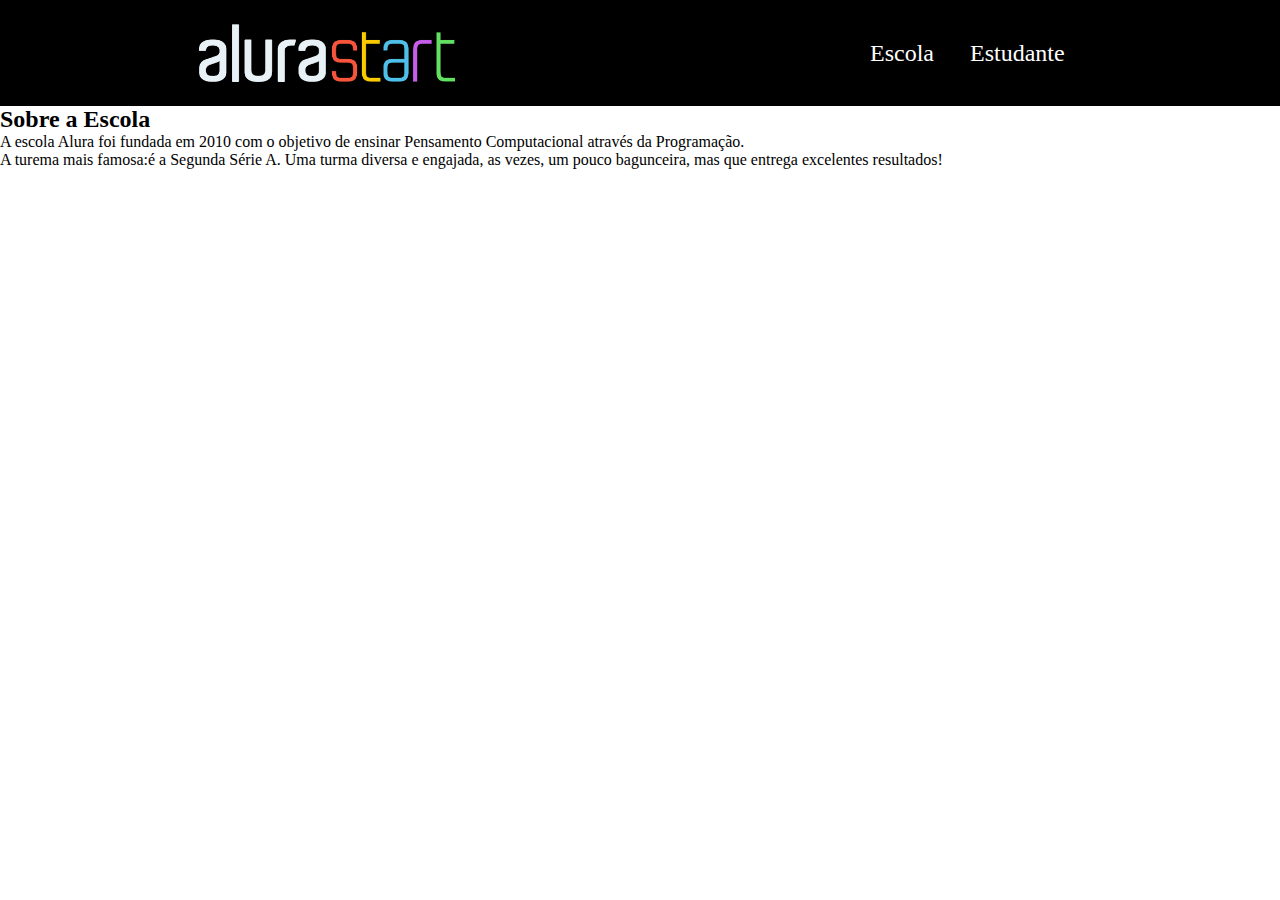
<file: index.html>
<!DOCTYPE html>
<html lang="en">
<head>
    <meta charset="UTF-8">
    <meta name="viewport" content="width=device-width, initial-scale=1.0">
    <title>Document</title>
    <link rel="stylesheet" href="style.css">
</head>
<body>
     <header class="cabecalho">
        <img class="cabecalho-imagem" src="download.png" alt="logo alura satrt">
        <ul class="cabecalho-lista">
        <li class="cabecalho-lista-item">Escola</li>
        <li class="cabecalho-lista-item">Estudante</li>
     </ul>
     </header>
     <section class="escola">
        <h2 class="escola titulo"> Sobre a Escola</h2>
       <p class="escola-texto-um"> A escola Alura foi fundada em 2010 com o objetivo de ensinar Pensamento Computacional através da Programação. </p>
       <p class="escola-texto-dois"> A turema mais famosa:é a Segunda Série A. Uma turma diversa e engajada, as vezes, um pouco bagunceira, mas que entrega excelentes resultados!</p>
     </section>
</body>
</html>
</file>
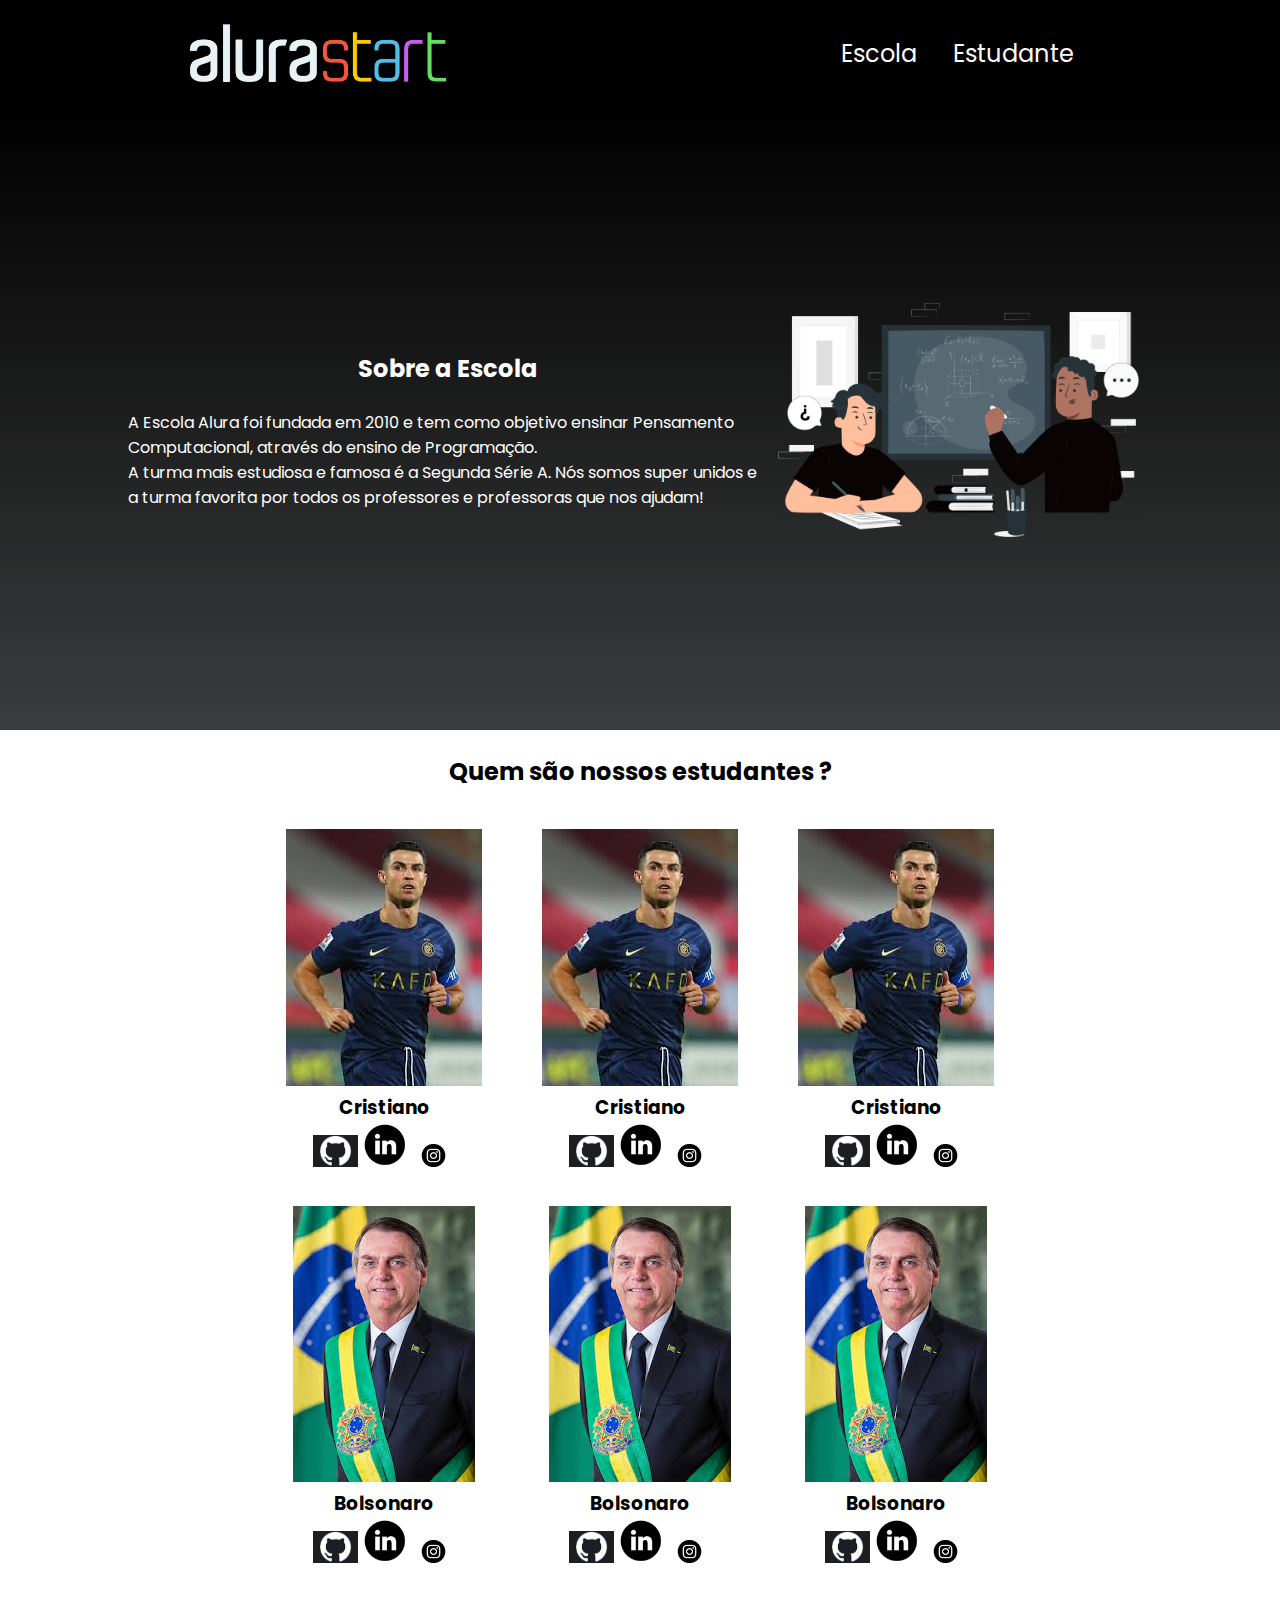
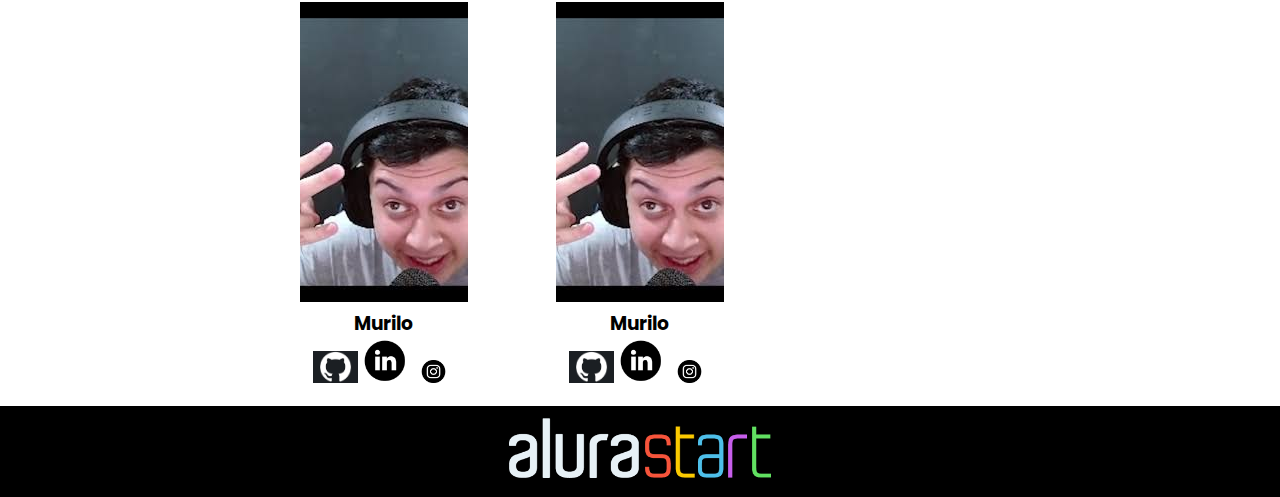
<file: site-turma-criativa-main/index.html>
<!DOCTYPE html>
<html lang="en">
<head>
    <meta charset="UTF-8">
    <meta http-equiv="X-UA-Compatible"content=" IE=edge">
    <meta name="viewport" content="width=device-width, initial-scale=1.0">
    <title>Document</title>
    <link rel="stylesheet" href="style.css">
    <link rel="preconnect" href="https://fonts.googleapis.com">
    <link rel="preconnect" href="https://fonts.gstatic.com" crossorigin>
    <link href="https://fonts.googleapis.com/css2?family=Poppins&display=swap" rel="stylesheet">
</head>
<body>
     <header class="cabecalho">
        <img class="cabecalho-imagem" src="download.png" alt="logo alura satrt">
        <ul class="cabecalho-lista">
        <li class="cabecalho-lista-item">Escola</li>
        <li class="cabecalho-lista-item">Estudante</li>
        </ul>
     </header>
       <h2></h2>     
       </section> <section class="escola">
         <div class="escola-div-conteudo">
             <h2 class="escola-titulo">Sobre a Escola</h2>
             <p class="escola-texto-um">A Escola Alura foi fundada em 2010 e tem como objetivo ensinar Pensamento Computacional, através do ensino de  Programação.</p>
             <p class="escola-texto-dois">A turma mais estudiosa e famosa é a Segunda Série A. Nós somos super unidos e a turma favorita por todos os professores e professoras que nos ajudam!</p>
         </div>
         <img class="escola-imagem" src="formula-bro.png" alt="Professora no quadro">
      </section>
      <section class=”estudante-titulo”>
         <div class="escola-titulo">
            <h2 class=”estudante-titulo”>    Quem são nossos estudantes ?</h2>
         </div>
         <section>
         
         </section>
         <div class="estudante-todos">
            <span></span>
         <div class="estudante-div">
             <img class=”estudante-imagem” src= download.jpg alt=”foto do crsitiano ”>
            <h3 class=”estudante-nome”>Cristiano</h3>
             <img class="estudante-icone" src="simibolo git hub.png" alt="icone github">
             <img class="estudante-icone" src="linkdin.png" alt="icone linkedin">
            <img class="estudante-icone" src="icone instagram.png" alt="icone instagram">
            </div>
            <div class="estudante-div">
               <img class=”estudante-imagem” src= download.jpg alt=”foto do cristiano 2 ”>
              <h3 class=”estudante-nome”>Cristiano</h3>
               <img class="estudante-icone" src="simibolo git hub.png" alt="icone github">
               <img class="estudante-icone" src="linkdin.png" alt="icone linkedin">
              <img class="estudante-icone" src="icone instagram.png" alt="icone instagram">
              </div>
              <div class="estudante-div">
               <img class=”estudante-imagem” src= download.jpg alt=”foto do crsitiano ”>
              <h3 class=”estudante-nome”>Cristiano</h3>
               <img class="estudante-icone" src="simibolo git hub.png" alt="icone github">
               <img class="estudante-icone" src="linkdin.png" alt="icone linkedin">
              <img class="estudante-icone" src="icone instagram.png" alt="icone instagram">
              </div>
              <span></span>
              <span></span>
              <div class="estudante-div">
               <img class=”estudante-imagem” src= images.jpeg alt=”foto do bolsonaro ”>
              <h3 class=”estudante-nome”>Bolsonaro
              </h3>
               <img class="estudante-icone" src="simibolo git hub.png" alt="icone github">
               <img class="estudante-icone" src="linkdin.png" alt="icone linkedin">
              <img class="estudante-icone" src="icone instagram.png" alt="icone instagram">
              </div>
              <div class="estudante-div">
               <img class=”estudante-imagem” src= images.jpeg alt=”foto do bolsonaro ”>
              <h3 class=”estudante-nome”>Bolsonaro
              </h3>
               <img class="estudante-icone" src="simibolo git hub.png" alt="icone github">
               <img class="estudante-icone" src="linkdin.png" alt="icone linkedin">
              <img class="estudante-icone" src="icone instagram.png" alt="icone instagram">
              </div>
              <div class="estudante-div">
               <img class=”estudante-imagem” src= images.jpeg alt=”foto do bolsonaro ”>
              <h3 class=”estudante-nome”>Bolsonaro
              </h3>
               <img class="estudante-icone" src="simibolo git hub.png" alt="icone github">
               <img class="estudante-icone" src="linkdin.png" alt="icone linkedin">
              <img class="estudante-icone" src="icone instagram.png" alt="icone instagram">
              </div>
              <span></span>
              <span></span>
              <div class="estudante-div">
               <img class=”estudante-imagem” src= murilo.jpeg alt=”foto do bisteca”>
              <h3 class=”estudante-nome”>Murilo
              </h3>
               <img class="estudante-icone" src="simibolo git hub.png" alt="icone github">
               <img class="estudante-icone" src="linkdin.png" alt="icone linkedin">
              <img class="estudante-icone" src="icone instagram.png" alt="icone instagram">
              </div>
              <div class="estudante-div">
             <img class=”estudante-imagem” src= murilo.jpeg alt=”foto do bisteca”>
               <h3 class=”estudante-nome”>Murilo
               </h3>
               <img class="estudante-icone" src="simibolo git hub.png" alt="icone github">
               <img class="estudante-icone" src="linkdin.png" alt="icone linkedin">
               <img class="estudante-icone" src="icone instagram.png" alt="icone instagram">
               </div>
              
              
              
   </section>
   <footer class="rodape">
      <img class="rodape-imagem"src="download.png" alt="logo da alura start">
  </footer>
</body>
</html>
</file>
<file: style.css>
*{
    margin: 0;
    padding: 0;
 }


.cabecalho{
background-color: #000000;
color:white; 
display:flex;
justify-content:space-around ;
align-items: center;
padding: 24px 0;
}

.cabecalho-imagem{
  width:20% ;
}

.cabecalho-lista-item{
    display:inline-block;
    margin: 0 16px;
    font-size: 24px;

}
</file>
<file: site-turma-criativa-main/style.css>
*{
    margin: 0;
    padding: 0;
 }

 body{
    font-family: 'Poppins', sans-serif;
 }

.cabecalho{
background-color: #000000;
color:rgb(255, 250, 250); 
display:flex;
justify-content:   space-around ;
align-items: center;
padding: 24px 0;
}

.cabecalho-imagem{
  width:20% ;
}

.cabecalho-lista-item{
    display:inline-block;
    margin: 0 16px;
    font-size: 24px;

}

.escola-imagem{
  width: 30%;
}

.escola{
  background-image:linear-gradient(#000000,#3b3c3d);
  color: rgb(255, 255, 255);
  display: flex;
  justify-content: center;
  align-items: center;
  padding: 120px 0;
}

.escola-div-conteudo{
  width: 50%;
}

.escola-titulo{
  text-align: center;
  padding: 24px 0;
}

.estudante-imagem{
  width: 120px;
}

.estudante-icone{
  width: 45px;
  padding: 4px x;
}

.estudante-div{
  text-align: center;
  padding: 16px 0;
}

.estudante-titulo{ 
  text-align: center;
   padding: 24px 0;

}

.estudante-todos{
  display: grid;
  grid-template-columns: 20% 20% 20% 20% 20%;
}

.estudante-titulo{
  text-align: center;
  padding: 50px 0;
}


.rodape{
  background-color: black;
  text-align: center;
}

.rodape-imagem{
  height: 60px;
  padding: 12px 00;
 
}
</file>
